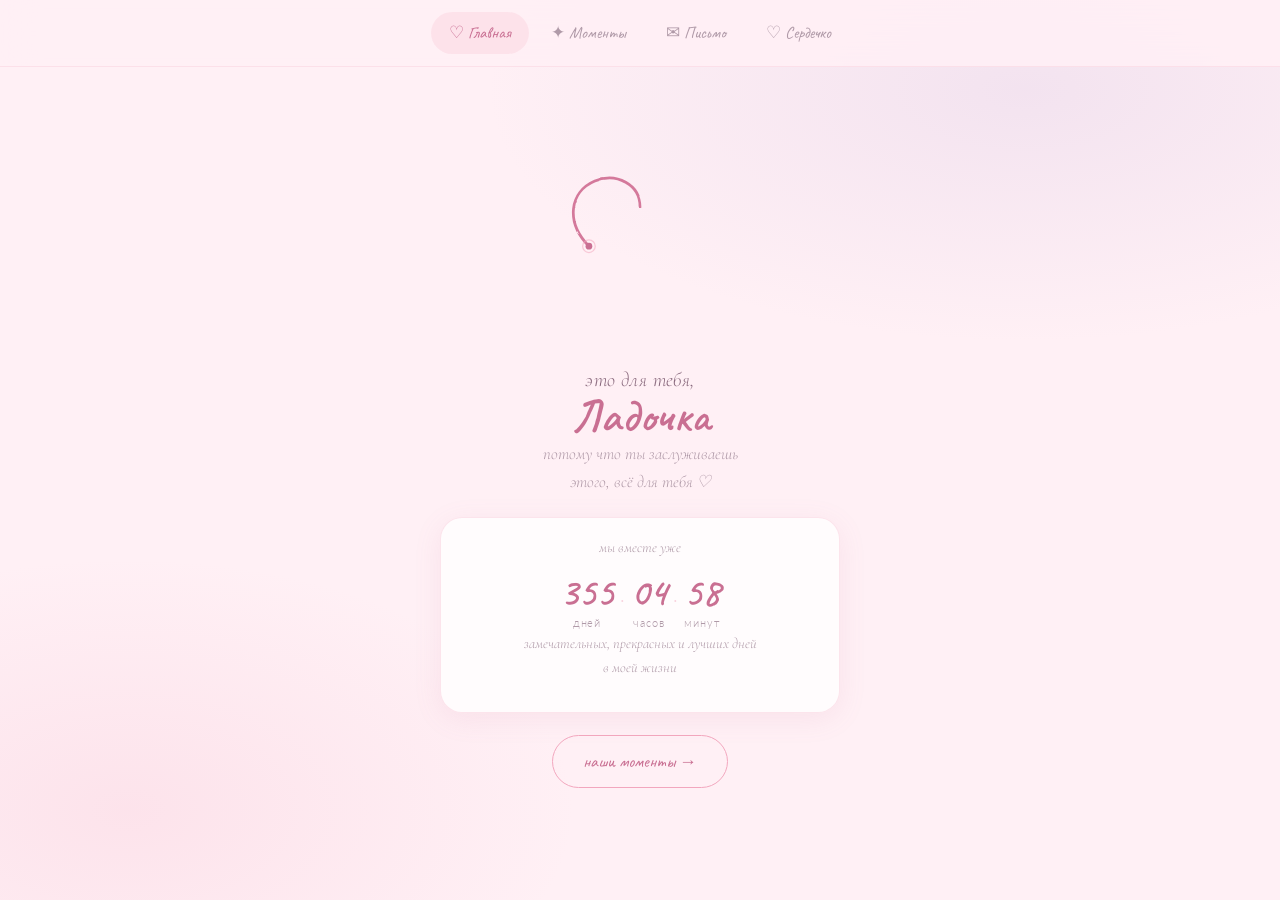
<file: index.html>
<!DOCTYPE html>
<html lang="ru">
<head>
  <meta charset="UTF-8">
  <meta name="viewport" content="width=device-width, initial-scale=1.0, viewport-fit=cover">
  <meta name="theme-color" content="#FFF0F5">
  <title>Для тебя 🌸</title>
  <link rel="stylesheet" href="style.css">
  <link rel="preconnect" href="https://fonts.googleapis.com">
  <link rel="preconnect" href="https://fonts.gstatic.com" crossorigin>
  <link href="https://fonts.googleapis.com/css2?family=Cormorant+Garamond:ital,wght@0,300;0,400;0,600;1,300;1,400&family=Caveat:wght@400;600&family=Lato:wght@300;400&display=swap" rel="stylesheet">
</head>
<body>

  <nav>
    <a href="index.html"   class="nav-link active">♡ Главная</a>
    <a href="moments.html" class="nav-link">✦ Моменты</a>
    <a href="letter.html"  class="nav-link">✉ Письмо</a>
    <a href="heart.html"  class="nav-link">♡ Сердечко</a>
  </nav>

  <!-- Floating petals -->
  <div class="petals" aria-hidden="true">
    <span>♡</span><span>❀</span><span>♡</span><span>❀</span><span>✿</span>
    <span>❀</span><span>✿</span><span>❀</span><span>✿</span><span>♡</span>
  </div>

  <main class="page home-page">
    <div class="hero">

      <!-- ── Animated hand-drawn heart ── -->
      <div class="heart-wrap" role="img" aria-label="анимированное сердце">
  <svg class="heart-svg" viewBox="0 0 200 160" xmlns="http://www.w3.org/2000/svg">
    <defs>
      <filter id="sketch" x="-15%" y="-15%" width="130%" height="130%">
        <feTurbulence type="fractalNoise" baseFrequency="0.055"
          numOctaves="4" seed="7" result="noise"/>
        <feDisplacementMap in="SourceGraphic" in2="noise"
          scale="2.2" xChannelSelector="R" yChannelSelector="G"/>
      </filter>
      <filter id="glow-fill" x="-30%" y="-30%" width="160%" height="160%">
        <feGaussianBlur stdDeviation="8" result="b"/>
        <feMerge><feMergeNode in="b"/><feMergeNode in="SourceGraphic"/></feMerge>
      </filter>
      <filter id="soft" x="-5%" y="-5%" width="110%" height="110%">
        <feGaussianBlur stdDeviation="0.5"/>
      </filter>
      <!-- контур сердца как маска для штриховки -->
      <clipPath id="heart-clip">
        <path d="M100,46 C100,26 78,13 57,22 C31,33 28,66 58,90 L100,133 L142,90 C172,66 169,33 143,22 C122,13 100,26 100,46Z"/>
      </clipPath>
    </defs>

    <!-- мягкая заливка — появляется после отрисовки -->
    <path id="heart-fill"
      d="M100,46 C100,26 78,13 57,22 C31,33 28,66 58,90 L100,133 L142,90 C172,66 169,33 143,22 C122,13 100,26 100,46Z"
      fill="rgba(242,167,190,0)" stroke="none"
      filter="url(#glow-fill)"/>

    <!-- карандашная штриховка внутри (клипирована по сердцу) -->
    <g id="heart-shading" clip-path="url(#heart-clip)"
       opacity="0" filter="url(#sketch)">
      <line x1="-60" y1="20"  x2="260" y2="340" stroke="#F2A7BE" stroke-width="0.9"/>
      <line x1="-60" y1="38"  x2="260" y2="358" stroke="#F2A7BE" stroke-width="0.9"/>
      <line x1="-60" y1="56"  x2="260" y2="376" stroke="#F2A7BE" stroke-width="0.9"/>
      <line x1="-60" y1="74"  x2="260" y2="394" stroke="#F2A7BE" stroke-width="0.9"/>
      <line x1="-60" y1="92"  x2="260" y2="412" stroke="#F2A7BE" stroke-width="0.9"/>
      <line x1="-60" y1="110" x2="260" y2="430" stroke="#F2A7BE" stroke-width="0.9"/>
      <line x1="-60" y1="128" x2="260" y2="448" stroke="#F2A7BE" stroke-width="0.9"/>
      <line x1="-60" y1="146" x2="260" y2="466" stroke="#F2A7BE" stroke-width="0.9"/>
      <line x1="-60" y1="164" x2="260" y2="484" stroke="#F2A7BE" stroke-width="0.9"/>
      <line x1="-60" y1="2"   x2="260" y2="322" stroke="#F2A7BE" stroke-width="0.9"/>
    </g>

    <!-- основной контур — анимируется -->
    <path id="heart-path"
      d="M100,46 C100,26 78,13 57,22 C31,33 28,66 58,90 L100,133 L142,90 C172,66 169,33 143,22 C122,13 100,26 100,46Z"
      fill="none" stroke="#D4799B" stroke-width="2.6"
      stroke-linecap="round" stroke-linejoin="round"
      filter="url(#sketch)"/>

    <!-- второй лёгкий пунктирный проход -->
    <path id="heart-pass2"
      d="M100,48 C100,28 79,15 58,24 C32,35 29,68 59,92 L100,135 L141,92 C171,68 168,35 142,24 C121,15 100,28 100,48Z"
      fill="none" stroke="#F2A7BE" stroke-width="1.1"
      stroke-linecap="round" stroke-dasharray="3 9"
      opacity="0" filter="url(#sketch)"/>

    <!-- кончик карандаша (движется по пути) -->
    <circle id="pencil-tip" cx="100" cy="46" r="3.2"
      fill="#C96F92" opacity="0" filter="url(#soft)"/>
    <circle id="pencil-ring" cx="100" cy="46" r="6"
      fill="none" stroke="#F2A7BE" stroke-width="1.2" opacity="0"/>
  </svg>

  <!-- искорки как HTML поверх SVG -->
  <div class="sparks" id="sparks" aria-hidden="true">
    <span class="sp sp1">✦</span>
    <span class="sp sp2">✦</span>
    <span class="sp sp3">✧</span>
    <span class="sp sp4">✧</span>
    <span class="sp sp5">✦</span>
    <span class="sp sp6">✧</span>
    <span class="sp sp7">✧</span>
  </div>
</div>

      <!-- ── Text ── -->
      <div>
        <p class="hero-eyebrow">это для тебя,</p>
        <h1 class="hero-name">Ладочка</h1>
        <p class="hero-sub">потому что ты заслуживаешь<br>этого, всё для тебя&thinsp;♡</p>
      </div>

      <!-- ── Timer ── -->
      <div class="timer-card">
        <p class="timer-label">мы вместе уже</p>
        <div class="timer-row">
          <div class="t-unit">
            <span class="t-num" id="days">000</span>
            <span class="t-lbl">дней</span>
          </div>
          <span class="t-dot">·</span>
          <div class="t-unit">
            <span class="t-num" id="hours">00</span>
            <span class="t-lbl">часов</span>
          </div>
          <span class="t-dot">·</span>
          <div class="t-unit">
            <span class="t-num" id="minutes">00</span>
            <span class="t-lbl">минут</span>
          </div>
        </div>
        <p class="timer-label">замечательных, прекрасных и лучших дней<br>в моей жизни</p>
      </div>

      <a href="moments.html" class="cta-btn">наши моменты →</a>

    </div>
  </main>

  <script src="script.js"></script>
</body>
</html>
</file>
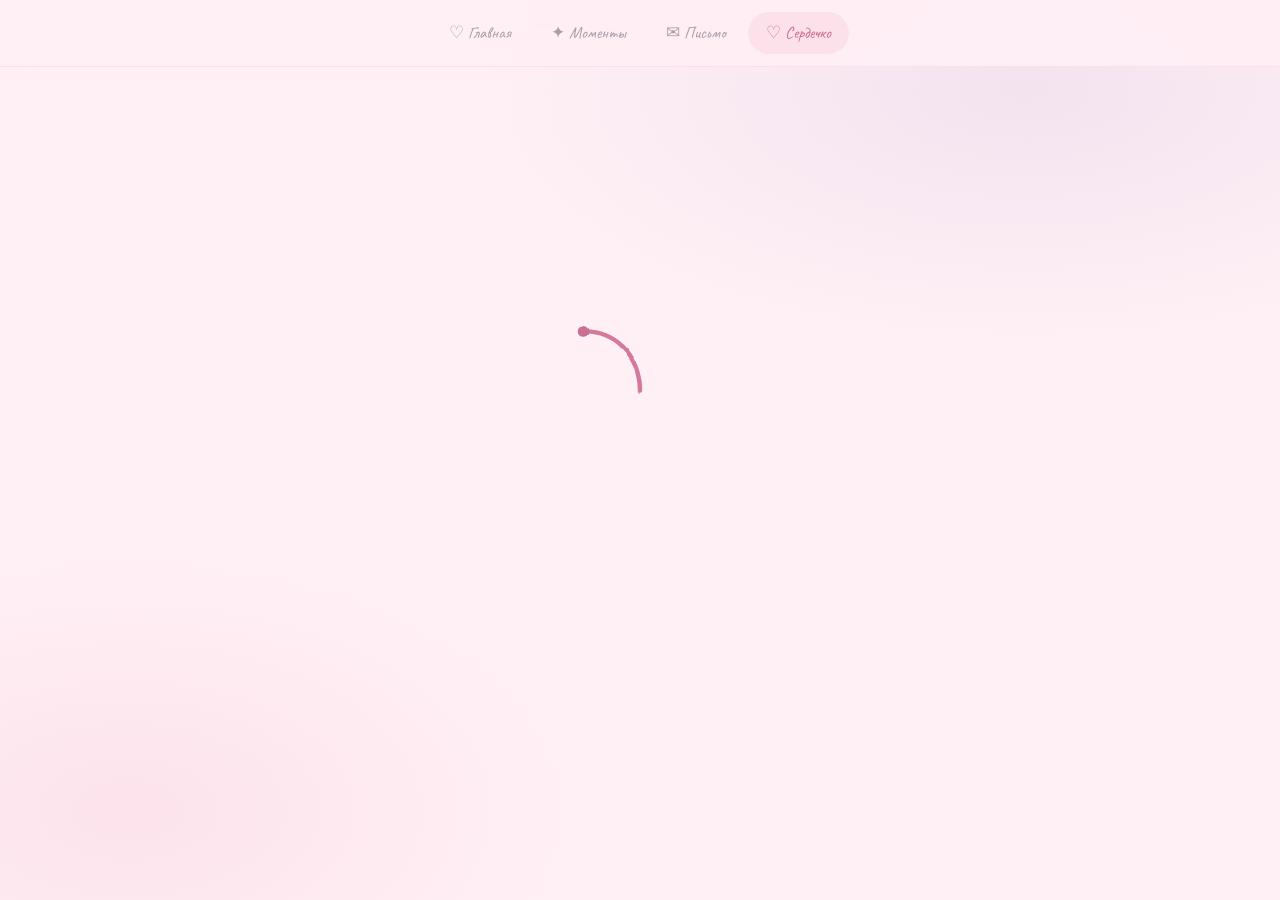
<file: heart.html>
<!DOCTYPE html>
<html lang="ru">
<head>
  <meta charset="UTF-8">
  <meta name="viewport" content="width=device-width, initial-scale=1.0, viewport-fit=cover">
  <meta name="theme-color" content="#FFF0F5">
  <title>Сердечко ♡</title>
  <link rel="stylesheet" href="style.css">
  <link rel="preconnect" href="https://fonts.googleapis.com">
  <link rel="preconnect" href="https://fonts.gstatic.com" crossorigin>
  <link href="https://fonts.googleapis.com/css2?family=Cormorant+Garamond:ital,wght@0,300;0,400;0,600;1,300;1,400&family=Caveat:wght@400;600&family=Lato:wght@300;400&display=swap" rel="stylesheet">
  
  <style>
    /* Локальные стили для центрирования и анимации нового сердца во весь экран */
    .heart-page {
      display: flex;
      align-items: center;
      justify-content: center;
      height: calc(100dvh - env(safe-area-inset-bottom) - 80px);
      padding: 20px;
    }

    .heart-screen-wrapper {
      width: 90vw;
      max-width: 340px;
      aspect-ratio: 1 / 1;
      display: flex;
      align-items: center;
      justify-content: center;
    }

    .heart-svg {
      width: 100%;
      height: 100%;
      overflow: visible;
    }

    /* Ритмичное сердцебиение (heartbeat из дизайн-системы) */
    .heart-group-anim {
      transform-origin: 100px 90px;
      animation: heartbeat 2.4s infinite ease-in-out;
    }

    @keyframes heartbeat {
      0% { transform: scale(1); }
      12% { transform: scale(1.07); }
      24% { transform: scale(1.02); }
      36% { transform: scale(1.04); }
      100% { transform: scale(1); }
    }
  </style>
</head>
<body>

  <!-- SVG-фильтр sketch (используется для эффекта карандашного наброска) -->
  <svg style="position: absolute; width: 0; height: 0;">
    <defs>
      <filter id="sketch" x="-10%" y="-10%" width="120%" height="120%">
        <feTurbulence type="fractalNoise" baseFrequency="0.055" numOctaves="4" seed="7" result="noise" />
        <feDisplacementMap in="SourceGraphic" in2="noise" scale="2.2" xChannelSelector="R" yChannelSelector="G" />
      </filter>
    </defs>
  </svg>

  <nav>
    <a href="index.html"   class="nav-link">♡ Главная</a>
    <a href="moments.html" class="nav-link">✦ Моменты</a>
    <a href="letter.html"  class="nav-link">✉ Письмо</a>
    <a href="heart.html"   class="nav-link active">♡ Сердечко</a>
  </nav>

  <!-- Только страница и только новое сердце -->
  <main class="page heart-page">
    <div class="heart-screen-wrapper">
      
      <svg class="heart-svg" viewBox="0 0 200 180">
        <g class="heart-group-anim" filter="url(#sketch)">
          
          <!-- Маска для штриховки нового кастомного контура -->
          <clipPath id="custom-heart-clip">
            <path d="M100,55 C100,20 60,8 40,35 C15,68 45,115 100,160 C155,115 185,68 160,35 C140,8 100,20 100,55Z"/>
          </clipPath>
          
          <!-- Диагональная штриховка (проявится после отрисовки линии) -->
          <g clip-path="url(#custom-heart-clip)" id="shading-lines" style="opacity: 0.22; stroke: #D4799B; stroke-width: 1.4;"></g>

          <!-- НОВОЕ СЕРДЦЕ: Основной проход (анимируется через JS) -->
          <path id="heart-main-line" d="M100,55 C100,20 60,8 40,35 C15,68 45,115 100,160 C155,115 185,68 160,35 C140,8 100,20 100,55Z" 
                fill="none" stroke="#D4799B" stroke-width="2.6" stroke-linecap="round"/>
          
          <!-- НОВОЕ СЕРДЦЕ: Второй смещенный пунктирный проход -->
          <path id="heart-dash-line" d="M100,57 C100,22 61,10 41,37 C16,70 46,117 100,162 C154,117 184,70 159,37 C139,10 100,22 100,57Z" 
                fill="none" stroke="#F2A7BE" stroke-width="1.1" stroke-dasharray="3 9" style="opacity: 0; transition: opacity 0.5s;"/>

          <!-- Кончик «карандаша» -->
          <circle id="pencil-dot" r="3.2" fill="#C96F92" style="opacity: 0;"/>
        </g>
      </svg>

    </div>
  </main>

  <script src="script.js"></script>

  <!-- Индивидуальный скрипт отрисовки для этой страницы -->
  <script>
    const mainPath = document.getElementById('heart-main-line');
    const dashPath = document.getElementById('heart-dash-line');
    const pencil = document.getElementById('pencil-dot');
    const pathLength = mainPath.getTotalLength();

    mainPath.style.strokeDasharray = pathLength + ' ' + pathLength;
    mainPath.style.strokeDashoffset = pathLength;

    let start = null;
    const duration = 2300; // 2300ms из дизайн-системы

    function drawHeart(timestamp) {
      if (!start) start = timestamp;
      let progress = timestamp - start;
      let t = Math.min(progress / duration, 1);
      
      // Кубический плавный ease-in-out
      t = t < 0.5 ? 4 * t * t * t : 1 - Math.pow(-2 * t + 2, 3) / 2;

      mainPath.style.strokeDashoffset = pathLength - (t * pathLength);

      const pt = mainPath.getPointAtLength(t * pathLength);
      pencil.style.opacity = '1';
      pencil.setAttribute('cx', pt.x);
      pencil.setAttribute('cy', pt.y);

      if (progress < duration) {
        requestAnimationFrame(drawHeart);
      } else {
        pencil.style.opacity = '0';
        dashPath.style.opacity = '1';
        generateShading();
      }
    }

    // Запуск анимации с небольшой задержкой после загрузки
    setTimeout(() => requestAnimationFrame(drawHeart), 400);

    // Отрисовка 12 диагональных линий штриховки
    function generateShading() {
      const group = document.getElementById('shading-lines');
      for (let i = 0; i < 12; i++) {
        const line = document.createElementNS("http://www.w3.org/2000/svg", "line");
        const xOffset = 15 + (i * 15);
        line.setAttribute('x1', xOffset);
        line.setAttribute('y1', '0');
        line.setAttribute('x2', xOffset - 70);
        line.setAttribute('y2', '170');
        group.appendChild(line);
      }
    }
  </script>
</body>
</html>
</file>
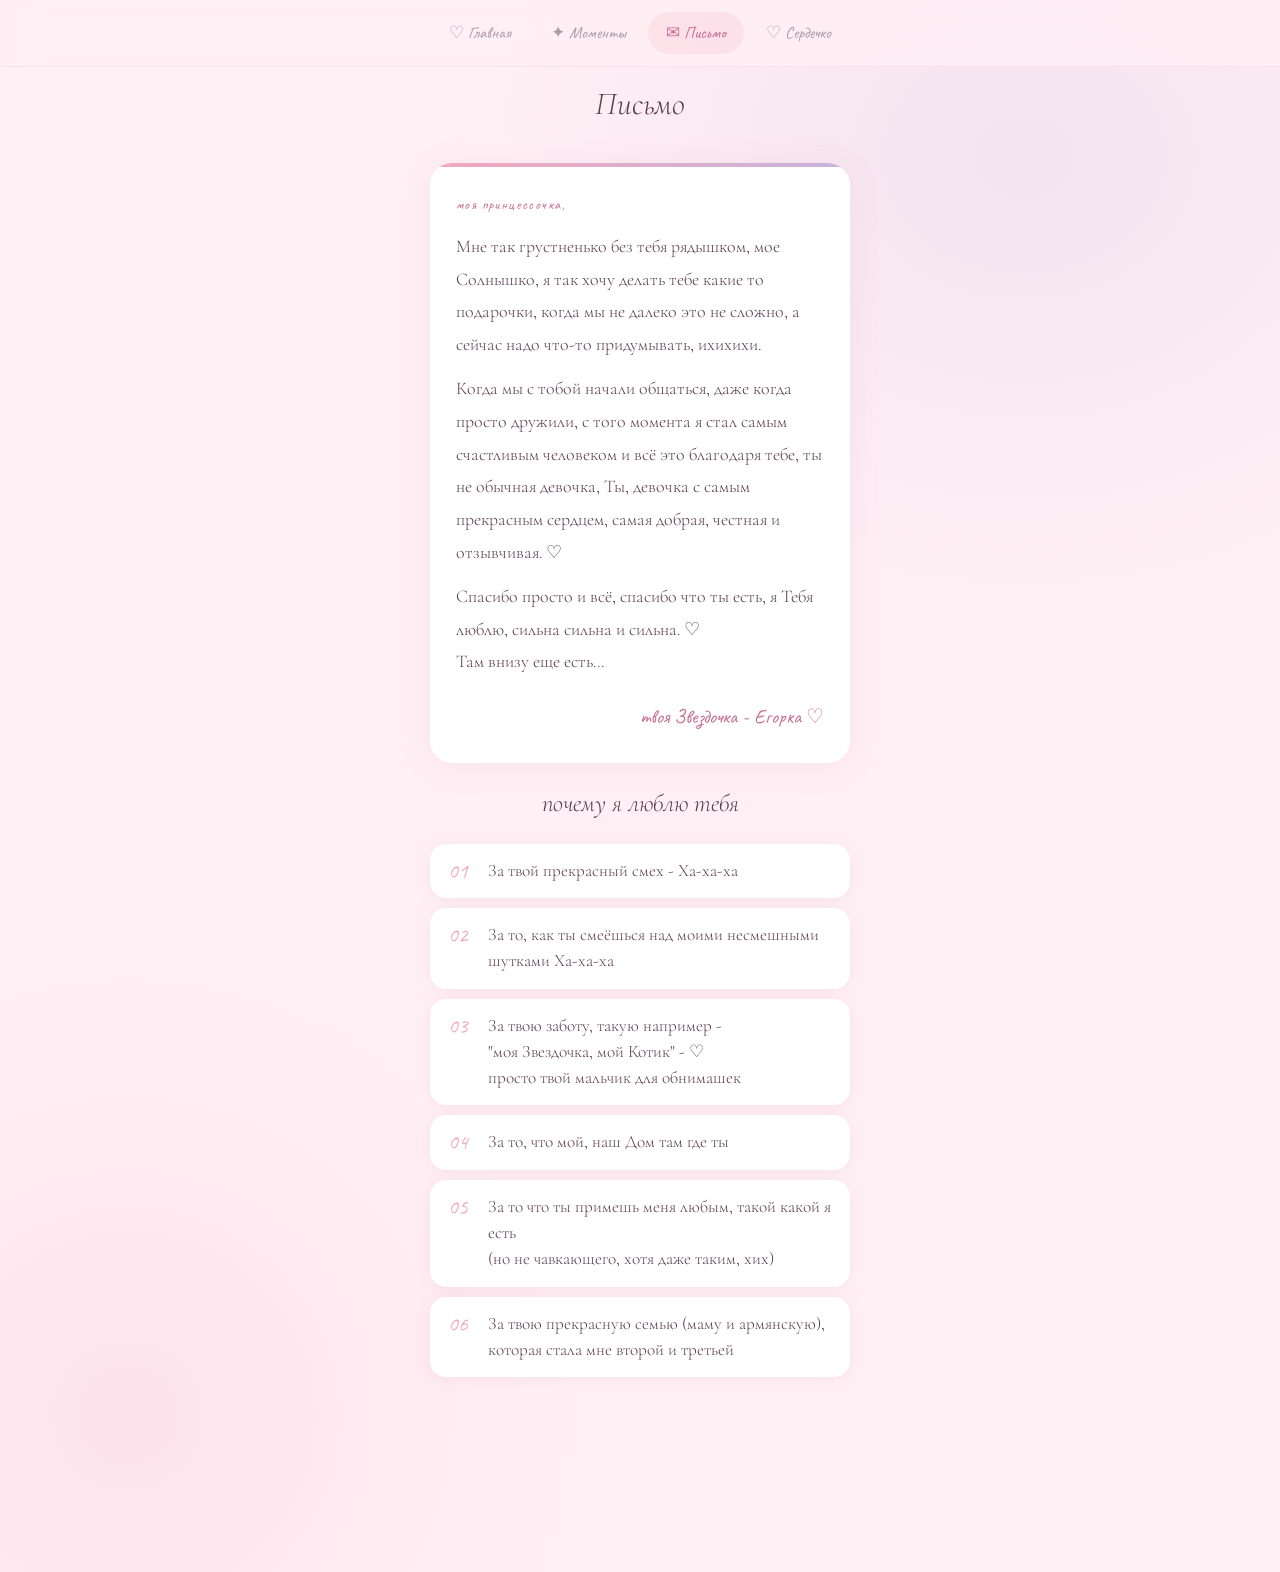
<file: letter.html>
<!DOCTYPE html>
<html lang="ru">
<head>
  <meta charset="UTF-8">
  <meta name="viewport" content="width=device-width, initial-scale=1.0, viewport-fit=cover">
  <meta name="theme-color" content="#FFF0F5">
  <title>Тебе ✉</title>
  <link rel="stylesheet" href="style.css">
  <link rel="preconnect" href="https://fonts.googleapis.com">
  <link rel="preconnect" href="https://fonts.gstatic.com" crossorigin>
  <link href="https://fonts.googleapis.com/css2?family=Cormorant+Garamond:ital,wght@0,300;0,400;0,600;1,300;1,400&family=Caveat:wght@400;600&family=Lato:wght@300;400&display=swap" rel="stylesheet">
</head>
<body>

  <nav>
    <a href="index.html"   class="nav-link">♡ Главная</a>
    <a href="moments.html" class="nav-link">✦ Моменты</a>
    <a href="letter.html"  class="nav-link active">✉ Письмо</a>
        <a href="heart.html"  class="nav-link">♡ Сердечко</a>
  </nav>

  <main class="page letter-page">

    <div class="page-head">
      <h1 class="page-title">Письмо</h1>
    </div>

    <div class="letter-wrap">

      <!-- ── Personal letter ── -->
      <div class="paper">
        <div class="paper-eyebrow">моя принцессочка,</div>
        <div class="paper-body">
          <p>Мне так грустненько без тебя рядышком, мое Солнышко, я так хочу делать тебе какие то подарочки, когда мы не далеко это не сложно, а сейчас надо что-то придумывать, ихихихи.</p>
          <p>Когда мы с тобой начали общаться, даже когда просто дружили, с того момента я стал самым счастливым человеком и всё это благодаря тебе, ты не обычная девочка, Ты, девочка с самым прекрасным сердцем, самая добрая, честная и отзывчивая. ♡</p>
          <p>Спасибо просто и всё, спасибо что ты есть, я Тебя люблю, сильна сильна и сильна. ♡<br>Там внизу еще есть...
          </p>
        </div>
        <div class="paper-sign">
          твоя Звездочка - Егорка ♡
        </div>
      </div>

      <!-- ── Reasons ── -->
      <h2 class="reasons-title">почему я люблю тебя</h2>

      <ul class="reasons-list">
        <!--
          ✏️  ЗАМЕНИ причины на свои — чем конкретнее, тем трогательнее!
              Можешь добавлять или убирать пункты.
        -->
        <li class="r-item">
          <span class="r-num">01</span>
          <span class="r-text">За твой прекрасный смех - Ха-ха-ха</span>
        </li>
        <li class="r-item">
          <span class="r-num">02</span>
          <span class="r-text">За то, как ты смеёшься над моими несмешными шутками Ха-ха-ха</span>
        </li>
        <li class="r-item">
          <span class="r-num">03</span>
          <span class="r-text">За твою заботу, такую например - <br>"моя Звездочка, мой Котик" - ♡<br>просто твой мальчик для обнимашек</span>
        </li>
        <li class="r-item">
          <span class="r-num">04</span>
          <span class="r-text">За то, что мой, наш Дом там где ты</span>
        </li>
        <li class="r-item">
          <span class="r-num">05</span>
          <span class="r-text">За то что ты примешь меня любым, такой какой я есть<br>(но не чавкающего, хотя даже таким, хих)</span>
        </li>
        <li class="r-item">
          <span class="r-num">06</span>
          <span class="r-text">За твою прекрасную семью (маму и армянскую), которая стала мне второй и третьей</span>
        </li>
        <li class="r-item">
          <span class="r-num">23</span>
          <span class="r-text">За твою красоту, внутренную и внешнею, ты красотка во всём, для того ты и принцессочка</span>
        </li>
        <li class="r-item">
          <span class="r-num">14</span>
          <span class="r-text">За всё, за всё что есть между нами, ты и я</span>
        </li>
      </ul>

    </div>
  </main>

  <script src="script.js"></script>
</body>
</html>
</file>
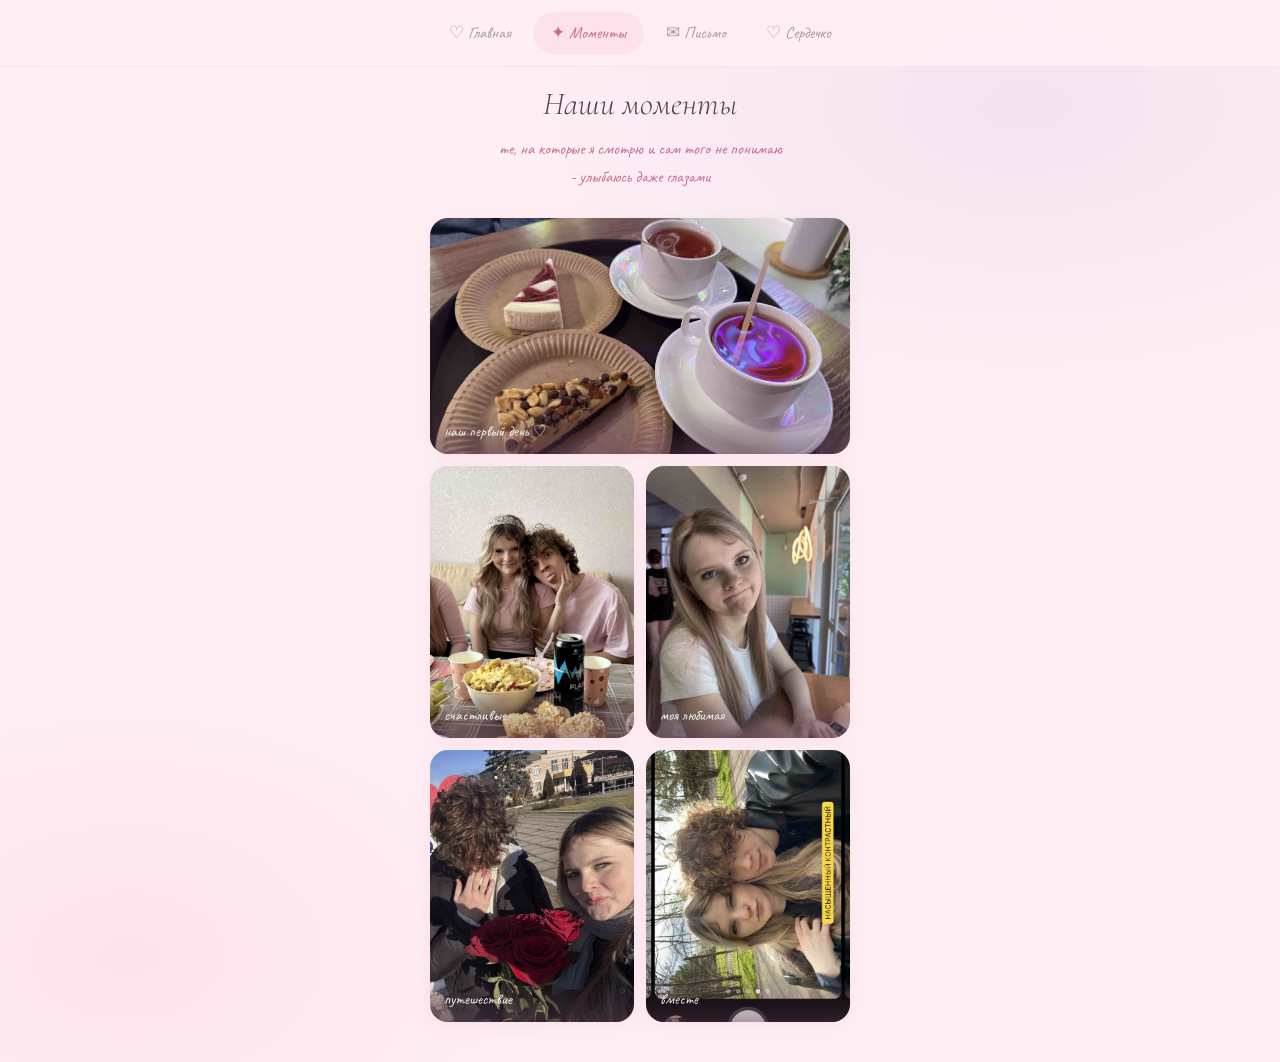
<file: moments.html>
<!DOCTYPE html>
<html lang="ru">
<head>
  <meta charset="UTF-8">
  <meta name="viewport" content="width=device-width, initial-scale=1.0, viewport-fit=cover">
  <meta name="theme-color" content="#FFF0F5">
  <title>Наши моменты ✦</title>
  <link rel="stylesheet" href="style.css">
  <link rel="preconnect" href="https://fonts.googleapis.com">
  <link rel="preconnect" href="https://fonts.gstatic.com" crossorigin>
  <link href="https://fonts.googleapis.com/css2?family=Cormorant+Garamond:ital,wght@0,300;0,400;0,600;1,300;1,400&family=Caveat:wght@400;600&family=Lato:wght@300;400&display=swap" rel="stylesheet">
</head>
<body>

  <nav>
    <a href="index.html"   class="nav-link">♡ Главная</a>
    <a href="moments.html" class="nav-link active">✦ Моменты</a>
    <a href="letter.html"  class="nav-link">✉ Письмо</a>
        <a href="heart.html"  class="nav-link">♡ Сердечко</a>
  </nav>

  <main class="page moments-page">

    <div class="page-head">
      <h1 class="page-title">Наши моменты</h1>
      <p class="page-sub">те, на которые я смотрю и сам того не понимаю<br>- улыбаюсь даже глазами</p>
    </div>

    <div class="grid">

      <!--
        📸  КАК ДОБАВИТЬ СВОИ ФОТО:
        1. Создай папку  photos/  рядом с этим файлом
        2. Скопируй туда свои фотографии
        3. Раскомментируй тег <img ...> и замени путь
        4. Закомментируй или удали блок <div class="ph">...</div>
        5. Также замени текст в <div class="photo-caption">
      -->

      <!-- ФОТО 1 — широкое, занимает всю ширину -->
      <div class="photo-card wide">
        <img src="photos/photo1.jpg" alt="наш первый день">
        <div class="ph">
          <svg width="36" height="36" viewBox="0 0 24 24" fill="none"
               stroke="#D4799B" stroke-width="1.5" stroke-linecap="round">
            <rect x="3" y="3" width="18" height="18" rx="3"/>
            <circle cx="8.5" cy="8.5" r="1.5"/>
            <path d="M21 15l-5-5L5 21"/>
          </svg>
          <span>Замени на photos/photo1.jpg<br>(широкое фото — идеально для первого)</span>
        </div>
        <div class="photo-caption">наш первый день ♡</div>
      </div>

      <!-- ФОТО 2 -->
      <div class="photo-card">
        <img src="photos/photo2.jpg" alt="">
        <div class="ph">
          <svg width="28" height="28" viewBox="0 0 24 24" fill="none"
               stroke="#D4799B" stroke-width="1.5" stroke-linecap="round">
            <rect x="3" y="3" width="18" height="18" rx="3"/>
            <circle cx="8.5" cy="8.5" r="1.5"/>
            <path d="M21 15l-5-5L5 21"/>
          </svg>
          <span>photos/<br>photo2.jpg</span>
        </div>
        <div class="photo-caption">счастливые</div>
      </div>

      <!-- ФОТО 3 -->
      <div class="photo-card">
        <img src="photos/photo3.jpg" alt="">
        <div class="ph">
          <svg width="28" height="28" viewBox="0 0 24 24" fill="none"
               stroke="#D4799B" stroke-width="1.5" stroke-linecap="round">
            <rect x="3" y="3" width="18" height="18" rx="3"/>
            <circle cx="8.5" cy="8.5" r="1.5"/>
            <path d="M21 15l-5-5L5 21"/>
          </svg>
          <span>photos/<br>photo3.jpg</span>
        </div>
        <div class="photo-caption">моя любимая</div>
      </div>

      <!-- ФОТО 4 -->
      <div class="photo-card">
        <img src="photos/photo4.jpg" alt="">
        <div class="ph">
          <svg width="28" height="28" viewBox="0 0 24 24" fill="none"
               stroke="#D4799B" stroke-width="1.5" stroke-linecap="round">
            <rect x="3" y="3" width="18" height="18" rx="3"/>
            <circle cx="8.5" cy="8.5" r="1.5"/>
            <path d="M21 15l-5-5L5 21"/>
          </svg>
          <span>photos/<br>photo4.jpg</span>
        </div>
        <div class="photo-caption">путешествие</div>
      </div>

      <!-- ФОТО 5 -->
      <div class="photo-card">
        <img src="photos/photo5.jpg" alt="">
        <div class="ph">
          <svg width="28" height="28" viewBox="0 0 24 24" fill="none"
               stroke="#D4799B" stroke-width="1.5" stroke-linecap="round">
            <rect x="3" y="3" width="18" height="18" rx="3"/>
            <circle cx="8.5" cy="8.5" r="1.5"/>
            <path d="M21 15l-5-5L5 21"/>
          </svg>
          <span>photos/<br>photo5.jpg</span>
        </div>
        <div class="photo-caption">вместе</div>
      </div>

    </div>
  </main>

  <script src="script.js"></script>
</body>
</html>
</file>
<file: style.css>
@import url('https://fonts.googleapis.com/css2?family=Cormorant+Garamond:ital,wght@0,300;0,400;0,600;1,300;1,400&family=Caveat:wght@400;600&family=Lato:wght@300;400&display=swap');

/* ──────────────── TOKENS ──────────────── */
:root {
  --bg:            #FFF0F5;
  --rose:          #F2A7BE;
  --rose-deep:     #C96F92;
  --rose-light:    #FDE8F1;
  --rose-card:     rgba(255,255,255,0.80);
  --lavender:      #C8B4DC;
  --lavender-soft: #EDE8F7;
  --text:          #5A3D52;
  --text-mid:      #8A6A7E;
  --text-light:    #B09AA8;
  --shadow:        rgba(201, 111, 146, 0.10);
}

*, *::before, *::after { margin:0; padding:0; box-sizing:border-box; }
html { scroll-behavior:smooth; }

body {
  background: var(--bg);
  color: var(--text);
  font-family: 'Lato', sans-serif;
  font-weight: 300;
  line-height: 1.65;
  min-height: 100vh;
  min-height: 100dvh;
  overflow-x: hidden;
  /* subtle radial bloom */
  background-image:
    radial-gradient(ellipse 60% 40% at 80% 10%, rgba(200,180,220,0.22) 0%, transparent 70%),
    radial-gradient(ellipse 50% 40% at 10% 90%, rgba(242,167,190,0.18) 0%, transparent 70%);
}

/* ──────────────── NAV ──────────────── */
nav {
  position: fixed;
  top: 0; left: 0; right: 0;
  z-index: 100;
  display: flex;
  justify-content: center;
  align-items: center;
  gap: 4px;
  padding: 12px 20px;
  padding-top: calc(12px + env(safe-area-inset-top, 0px));
  background: rgba(255,240,245,0.88);
  backdrop-filter: blur(18px);
  -webkit-backdrop-filter: blur(18px);
  border-bottom: 1px solid rgba(242,167,190,0.22);
}

.nav-link {
  font-family: 'Caveat', cursive;
  font-size: 1.05rem;
  color: var(--text-light);
  text-decoration: none;
  padding: 7px 18px;
  border-radius: 50px;
  transition: color 0.28s, background 0.28s;
  -webkit-tap-highlight-color: transparent;
  touch-action: manipulation;
}
.nav-link.active,
.nav-link:hover {
  color: var(--rose-deep);
  background: rgba(242,167,190,0.18);
}

/* ──────────────── PAGE SHELL ──────────────── */
.page {
  padding-top: calc(60px + env(safe-area-inset-top, 0px));
  padding-bottom: calc(40px + env(safe-area-inset-bottom, 0px));
  min-height: 100dvh;
}

/* ══════════════════════════════════════
   HOME PAGE
══════════════════════════════════════ */
.home-page {
  display: flex;
  flex-direction: column;
  align-items: center;
  justify-content: center;
  text-align: center;
  position: relative;
  padding: calc(70px + env(safe-area-inset-top, 0px)) 24px
           calc(40px + env(safe-area-inset-bottom, 0px));
}

/* Floating petals */
.petals {
  position: fixed;
  inset: 0;
  pointer-events: none;
  z-index: 0;
  overflow: hidden;
}
.petals span {
  position: absolute;
  display: block;
  font-size: 13px;
  opacity: 0;
  animation: floatPetal linear infinite;
  user-select: none;
}
.petals span:nth-child(1)  { left:8%;  animation-delay:0s;   animation-duration:11s; }
.petals span:nth-child(2)  { left:20%; animation-delay:1.8s; animation-duration:9s;  }
.petals span:nth-child(3)  { left:34%; animation-delay:3.2s; animation-duration:12s; }
.petals span:nth-child(4)  { left:48%; animation-delay:0.6s; animation-duration:8s;  }
.petals span:nth-child(5)  { left:62%; animation-delay:2.5s; animation-duration:10s; }
.petals span:nth-child(6)  { left:74%; animation-delay:4.1s; animation-duration:9s;  }
.petals span:nth-child(7)  { left:85%; animation-delay:1.2s; animation-duration:13s; }
.petals span:nth-child(8)  { left:14%; animation-delay:5.3s; animation-duration:10s; }
.petals span:nth-child(9)  { left:56%; animation-delay:3.7s; animation-duration:9s;  }
.petals span:nth-child(10) { left:92%; animation-delay:2.0s; animation-duration:11s; }

@keyframes floatPetal {
  0%   { transform:translateY(110vh) rotate(0deg)   scale(0.8); opacity:0;   }
  8%   { opacity: 0.55; }
  90%  { opacity: 0.35; }
  100% { transform:translateY(-8vh)  rotate(400deg) scale(1.1); opacity:0;   }
}

/* Hero */
.hero {
  position: relative;
  z-index: 1;
  display: flex;
  flex-direction: column;
  align-items: center;
  gap: 22px;
  max-width: 400px;
  width: 100%;
}

/* ─── Heart SVG ─── */
.heart-wrap {
  width: 210px;
  height: 200px;
  position: relative;
}
.heart-svg {
  width: 100%;
  height: 100%;
  overflow: visible;
}
#heart-fill { transition: fill 1.2s ease; }
.heart-svg.drawn #heart-fill {
  fill: rgba(242,167,190,0.18);
}
.heart-svg.beating {
  animation: heartbeat 2.4s ease-in-out infinite;
  transform-origin: 50% 55%;
}
@keyframes heartbeat {
  0%,100% { transform:scale(1);    }
  12%     { transform:scale(1.07); }
  24%     { transform:scale(1);    }
  36%     { transform:scale(1.04); }
  60%     { transform:scale(1);    }
}

/* ─── Hero text ─── */
.hero-eyebrow {
  font-family: 'Cormorant Garamond', serif;
  font-style: italic;
  font-size: 1.25rem;
  font-weight: 300;
  color: var(--text-mid);
  letter-spacing: 0.02em;
}
.hero-name {
  font-family: 'Caveat', cursive;
  font-size: 2.9rem;
  font-weight: 600;
  color: var(--rose-deep);
  line-height: 1;
  margin-top: -4px;
}
.hero-sub {
  font-family: 'Cormorant Garamond', serif;
  font-style: italic;
  font-size: 1.05rem;
  color: var(--text-light);
}

/* ─── Timer ─── */
.timer-card {
  width: 100%;
  background: var(--rose-card);
  border-radius: 22px;
  border: 1px solid rgba(242,167,190,0.28);
  padding: 18px 24px 20px;
  backdrop-filter: blur(10px);
  -webkit-backdrop-filter: blur(10px);
  box-shadow: 0 6px 28px var(--shadow);
}
.timer-label {
  font-family: 'Cormorant Garamond', serif;
  font-style: italic;
  font-size: 0.9rem;
  color: var(--text-light);
  margin-bottom: 12px;
}
.timer-row {
  display: flex;
  align-items: flex-end;
  justify-content: center;
  gap: 6px;
}
.t-unit { display:flex; flex-direction:column; align-items:center; }
.t-num {
  font-family: 'Caveat', cursive;
  font-size: 2.5rem;
  font-weight: 600;
  color: var(--rose-deep);
  line-height: 1;
}
.t-lbl {
  font-size: 0.68rem;
  color: var(--text-light);
  letter-spacing: 0.08em;
  margin-top: 2px;
}
.t-dot {
  font-size: 1.2rem;
  color: var(--rose);
  opacity: 0.5;
  margin-bottom: 16px;
}

/* ─── CTA link ─── */
.cta-btn {
  display: inline-block;
  font-family: 'Caveat', cursive;
  font-size: 1.1rem;
  color: var(--rose-deep);
  text-decoration: none;
  padding: 11px 30px;
  border-radius: 50px;
  border: 1.5px solid var(--rose);
  transition: background 0.28s, color 0.28s;
  -webkit-tap-highlight-color: transparent;
}
.cta-btn:hover { background:var(--rose); color:#fff; }


/* ══════════════════════════════════════
   MOMENTS PAGE
══════════════════════════════════════ */
.moments-page { padding-left:18px; padding-right:18px; }

.page-head {
  text-align: center;
  padding: 18px 0 28px;
}
.page-title {
  font-family: 'Cormorant Garamond', serif;
  font-weight: 300;
  font-style: italic;
  font-size: 2rem;
  color: var(--text);
  margin-bottom: 4px;
}
.page-sub {
  font-family: 'Caveat', cursive;
  font-size: 1.05rem;
  color: var(--rose-deep);
}

.grid {
  display: grid;
  grid-template-columns: 1fr 1fr;
  gap: 12px;
  max-width: 420px;
  margin: 0 auto;
}
.photo-card {
  border-radius: 18px;
  overflow: hidden;
  aspect-ratio: 3/4;
  background: var(--rose-light);
  position: relative;
  box-shadow: 0 4px 20px var(--shadow);
}
.photo-card.wide { grid-column: 1/-1; aspect-ratio: 16/9; }
.photo-card img  { width:100%; height:100%; object-fit:cover; display:block; }

.ph {
  width:100%; height:100%;
  display:flex; flex-direction:column;
  align-items:center; justify-content:center;
  gap:8px; padding:12px;
}
.ph svg   { opacity:0.35; }
.ph span  {
  font-family:'Caveat',cursive;
  font-size:0.8rem;
  color:var(--text-light);
  text-align:center;
  line-height:1.4;
}
.photo-caption {
  position:absolute;
  bottom:0; left:0; right:0;
  padding:10px 14px;
  background:linear-gradient(transparent, rgba(90,61,82,0.52));
  color:rgba(255,255,255,0.92);
  font-family:'Caveat',cursive;
  font-size:0.95rem;
}


/* ══════════════════════════════════════
   LETTER PAGE
══════════════════════════════════════ */
.letter-page { padding-left:20px; padding-right:20px; }

.letter-wrap {
  max-width: 420px;
  margin: 0 auto;
  display: flex;
  flex-direction: column;
  gap: 20px;
}

/* Paper card */
.paper {
  background: #fff;
  border-radius: 22px;
  padding: 30px 26px;
  box-shadow: 0 4px 32px var(--shadow);
  position: relative;
  overflow: hidden;
}
.paper::before {
  content:'';
  position:absolute;
  top:0; left:0; right:0;
  height:4px;
  background:linear-gradient(90deg, var(--rose), var(--lavender));
}
.paper-eyebrow {
  font-family:'Caveat',cursive;
  font-size:0.88rem;
  letter-spacing:0.1em;
  color:var(--rose-deep);
  margin-bottom:14px;
}
.paper-body {
  font-family:'Cormorant Garamond',serif;
  font-size:1.12rem;
  font-weight:300;
  line-height:1.82;
  color:var(--text);
}
.paper-body p+p { margin-top:12px; }
.paper-sign {
  font-family:'Caveat',cursive;
  font-size:1.25rem;
  color:var(--rose-deep);
  text-align:right;
  margin-top:22px;
}

/* Reasons */
.reasons-title {
  font-family:'Cormorant Garamond',serif;
  font-weight:300;
  font-style:italic;
  font-size:1.55rem;
  color:var(--text);
  text-align:center;
}
.reasons-list {
  list-style:none;
  display:flex;
  flex-direction:column;
  gap:10px;
}
.r-item {
  display:flex;
  align-items:flex-start;
  gap:14px;
  background:#fff;
  border-radius:16px;
  padding:14px 18px;
  box-shadow:0 2px 16px var(--shadow);
  opacity:0;
  transform:translateY(14px);
  transition: opacity 0.45s ease, transform 0.45s ease;
}
.r-item.visible { opacity:1; transform:translateY(0); }
.r-num {
  font-family:'Caveat',cursive;
  font-size:1.35rem;
  color:var(--rose);
  line-height:1;
  min-width:26px;
  padding-top:2px;
}
.r-text {
  font-family:'Cormorant Garamond',serif;
  font-size:1.08rem;
  line-height:1.52;
  color:var(--text);
}
/* ──────────────── HEART EXTRAS ──────────────── */

/* Штриховка */
#heart-shading { transition: opacity 0.9s ease 0.1s; }
.heart-svg.shaded #heart-shading { opacity: 0.22; }

/* Второй проход */
#heart-pass2 { transition: opacity 0.7s ease; }
.heart-svg.pass2 #heart-pass2 { opacity: 0.65; }

/* Искорки */
.sparks {
  position: absolute;
  inset: 0;
  pointer-events: none;
}
.sp {
  position: absolute;
  font-size: 11px;
  color: #D4799B;
  opacity: 0;
}
/* позиции вокруг сердца */
.sp1 { top: 12%;  left: 14%;  font-size: 13px; }
.sp2 { top: 12%;  right: 14%; font-size: 13px; }
.sp3 { top: 42%;  left: 4%;   font-size: 9px;  }
.sp4 { top: 42%;  right: 4%;  font-size: 9px;  }
.sp5 { bottom: 4%;  left: 50%; transform: translateX(-50%); font-size: 13px; }
.sp6 { bottom: 6%;  left: 28%; font-size: 9px; }
.sp7 { bottom: 6%; right: 28%; font-size: 9px; }

/* анимация искорок */
.sp.pop {
  animation: spark-pop 1.6s ease-out forwards;
}
.sp1.pop { animation-delay: 0.00s; }
.sp2.pop { animation-delay: 0.08s; }
.sp3.pop { animation-delay: 0.18s; }
.sp4.pop { animation-delay: 0.12s; }
.sp5.pop { animation-delay: 0.05s; }
.sp6.pop { animation-delay: 0.22s; }
.sp7.pop { animation-delay: 0.16s; }

@keyframes spark-pop {
  0%   { opacity: 0;   transform: translateY(0)    scale(0.4); }
  25%  { opacity: 1;   transform: translateY(-10px) scale(1.3); }
  100% { opacity: 0;   transform: translateY(-26px) scale(0.7); }
}
/* .sp5 тянется вниз, а не вверх */
.sp5.pop { animation-name: spark-pop-down; }
@keyframes spark-pop-down {
  0%   { opacity: 0;   transform: translateX(-50%) translateY(0)    scale(0.4); }
  25%  { opacity: 1;   transform: translateX(-50%) translateY(8px)  scale(1.3); }
  100% { opacity: 0;   transform: translateX(-50%) translateY(22px) scale(0.7); }
}

/* Дополнительно: в reduced-motion всё мгновенно */
@media (prefers-reduced-motion: reduce) {
  #heart-shading { transition: none; }
  #heart-pass2   { transition: none; }
}
/* ──────────────── REDUCED MOTION ──────────────── */
@media (prefers-reduced-motion:reduce) {
  .petals span         { animation:none; }
  .heart-svg.beating   { animation:none; }
  .heart-svg           { animation:none; }
  #heart-path          { stroke-dashoffset:0 !important; transition:none !important; }
  #heart-fill          { fill:rgba(242,167,190,0.18) !important; }
}
</file>
